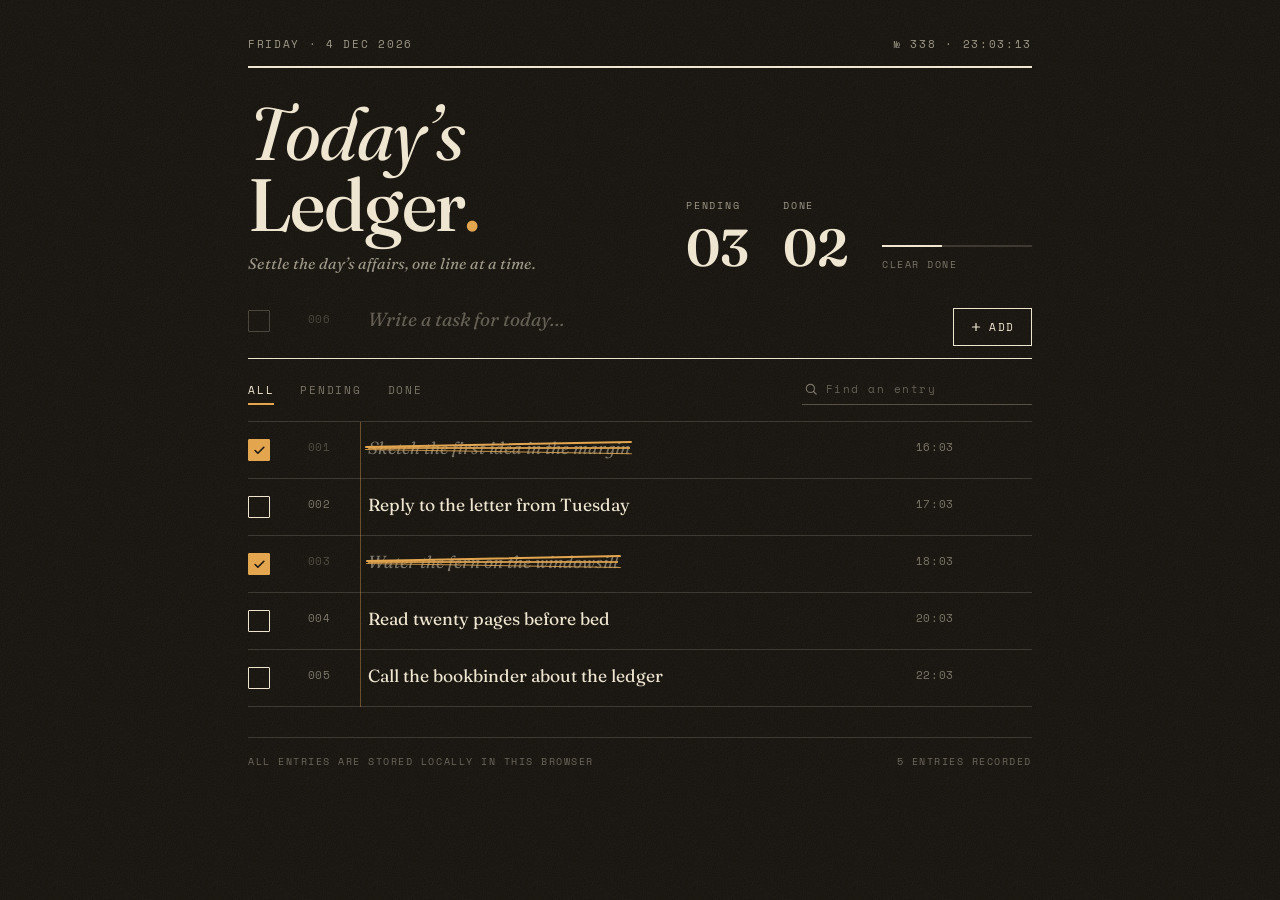
<file: TO-DO_LIST/index.html>
<!DOCTYPE html>
<html lang="en">

<head>
    <meta charset="UTF-8" />
    <meta name="viewport" content="width=device-width, initial-scale=1.0" />
    <meta name="theme-color" content="#16130E" />
    <title>The Day Ledger — Task Manager</title>
    <link rel="preconnect" href="https://fonts.googleapis.com" />
    <link rel="preconnect" href="https://fonts.gstatic.com" crossorigin />
    <link
        href="https://fonts.googleapis.com/css2?family=Fraunces:ital,opsz,wght@0,9..144,300..700;1,9..144,300..700&family=Space+Mono:wght@400;700&display=swap"
        rel="stylesheet" />
    <link rel="stylesheet" href="style.css">
</head>

<body>

    <main class="app">
        <header class="masthead">
            <div class="masthead-top">
                <span id="dateLine">—</span>
                <span id="clock">—</span>
            </div>
            <div class="masthead-main">
                <div>
                    <h1 class="title"><em>Today&rsquo;s</em><br>Ledger<span class="dot">.</span></h1>
                    <p class="tagline">Settle the day&rsquo;s affairs, one line at a time.</p>
                </div>
                <div class="stats">
                    <div class="stat">
                        <span class="stat-label">Pending</span>
                        <span class="stat-num" id="statPending">00</span>
                    </div>
                    <div class="stat">
                        <span class="stat-label">Done</span>
                        <span class="stat-num" id="statDone">00</span>
                    </div>
                    <div class="stat-side">
                        <div class="stat-bar"><i id="statBar"></i></div>
                        <div class="stat-side-row">
                            <span class="settled-note" id="settledNote">All settled</span>
                            <button class="link-btn" id="clearDone" type="button">Clear done</button>
                        </div>
                    </div>
                </div>
            </div>
        </header>

        <!-- new entry line -->
        <form class="entry grid-line" id="entryForm" novalidate>
            <span class="checkbox is-ghost" aria-hidden="true"></span>
            <span class="lineno is-ghost" id="nextNo">001</span>
            <div class="entry-field">
                <input id="entryInput" type="text" autocomplete="off" spellcheck="false"
                    placeholder="Write a task for today&hellip;" aria-label="New task" />
            </div>
            <span class="entry-count" id="entryCount"></span>
            <button class="add-btn" type="submit">
                <svg viewBox="0 0 24 24" fill="none" stroke="currentColor" stroke-width="2.4" stroke-linecap="round"
                    aria-hidden="true">
                    <path d="M12 5v14" />
                    <path d="M5 12h14" />
                </svg>
                <span>Add</span>
            </button>
        </form>
        <p class="entry-error" id="entryError" role="alert"></p>

        <!-- filters + search -->
        <div class="controls">
            <nav class="filters" id="filters" aria-label="Filter entries">
                <span class="filter-ink" id="filterInk" aria-hidden="true"></span>
                <button class="filter-btn is-active" type="button" data-filter="all">All</button>
                <button class="filter-btn" type="button" data-filter="pending">Pending</button>
                <button class="filter-btn" type="button" data-filter="done">Done</button>
            </nav>
            <div class="search">
                <svg viewBox="0 0 24 24" fill="none" stroke="currentColor" stroke-width="2" stroke-linecap="round"
                    aria-hidden="true">
                    <circle cx="11" cy="11" r="7" />
                    <path d="m21 21-4.3-4.3" />
                </svg>
                <input id="searchInput" type="text" autocomplete="off" spellcheck="false" placeholder="Find an entry"
                    aria-label="Search entries" />
                <button class="search-clear" id="searchClear" type="button" hidden aria-label="Clear search">
                    <svg viewBox="0 0 24 24" fill="none" stroke="currentColor" stroke-width="2.2" stroke-linecap="round"
                        aria-hidden="true">
                        <path d="M18 6 6 18" />
                        <path d="m6 6 12 12" />
                    </svg>
                </button>
            </div>
        </div>

        <p class="results-note" id="resultsNote"></p>

        <!-- the ledger itself -->
        <div class="ledger-wrap">
            <div class="empty" id="emptyState" hidden></div>
            <ul class="ledger" id="ledger"></ul>
        </div>

        <footer class="colophon">
            <span id="storageNote">All entries are stored locally in this browser</span>
            <span id="colophonCount"></span>
        </footer>
    </main>

    <div class="toast" id="toast" role="status" aria-live="polite">
        <span id="toastMsg"></span>
        <button id="toastUndo" type="button">Undo</button>
    </div>

    <script src="script.js"></script>
</body>

</html>
</file>
<file: TO-DO_LIST/style.css>
/* ---------- tokens : midnight ledger ---------- */
:root {
    color-scheme: dark;
    --paper: #16130E;
    /* deep umber-black */
    --ink: #EFE6D1;
    /* bone */
    --ink-soft: rgba(239, 230, 209, .62);
    --ink-mute: rgba(239, 230, 209, .45);
    --ink-faint: rgba(239, 230, 209, .28);
    --rule: rgba(239, 230, 209, .16);
    --wash: rgba(239, 230, 209, .05);
    --accent: #E3A44B;
    /* brass — the only voice of color */
    --accent-soft: rgba(227, 164, 75, .22);
    --accent-line: rgba(227, 164, 75, .4);
    --serif: 'Fraunces', Georgia, serif;
    --mono: 'Space Mono', 'Courier New', monospace;
    /* shared ledger grid: [checkbox][entry no.][text][meta][actions] */
    --c-check: 44px;
    --c-no: 44px;
    --c-gap: 16px;
    --text-x: calc(var(--c-check) + var(--c-no) + var(--c-gap) * 2);
    --rule-x: calc(var(--c-check) + var(--c-no) + var(--c-gap) * 1.5);
}

/* ---------- base ---------- */
* {
    margin: 0;
    padding: 0;
    box-sizing: border-box;
}

html {
    background: var(--paper);
}

body {
    background: var(--paper);
    color: var(--ink);
    font-family: var(--serif);
    font-optical-sizing: auto;
    -webkit-font-smoothing: antialiased;
    min-height: 100vh;
}

/* paper grain — faint warm specks on dark stock */
body::after {
    content: "";
    position: fixed;
    inset: 0;
    z-index: 30;
    pointer-events: none;
    background-image: url("data:image/svg+xml,%3Csvg xmlns='http://www.w3.org/2000/svg' width='160' height='160'%3E%3Cfilter id='n'%3E%3CfeTurbulence type='fractalNoise' baseFrequency='0.8' numOctaves='2' stitchTiles='stitch'/%3E%3CfeColorMatrix type='matrix' values='0 0 0 0 1 0 0 0 0 0.94 0 0 0 0 0.82 0 0 0 0.05 0'/%3E%3C/filter%3E%3Crect width='160' height='160' filter='url(%23n)'/%3E%3C/svg%3E");
}

[hidden] {
    display: none !important;
}

::selection {
    background: var(--accent-soft);
}

button {
    font: inherit;
    color: inherit;
}

:focus-visible {
    outline: 2px solid var(--accent);
    outline-offset: 3px;
}

.app {
    max-width: 840px;
    margin: 0 auto;
    padding: 36px 28px 72px;
}

/* ---------- masthead ---------- */
.masthead-top {
    display: flex;
    justify-content: space-between;
    flex-wrap: wrap;
    gap: 8px 16px;
    font-family: var(--mono);
    font-size: 10.5px;
    letter-spacing: .16em;
    text-transform: uppercase;
    color: var(--ink-soft);
    padding-bottom: 14px;
    border-bottom: 2px solid var(--ink);
}

.masthead-main {
    display: flex;
    justify-content: space-between;
    align-items: flex-end;
    flex-wrap: wrap;
    gap: 24px 32px;
    padding: 30px 0 26px;
}

.title {
    font-size: clamp(46px, 7.2vw, 74px);
    font-weight: 500;
    line-height: .96;
    letter-spacing: -.015em;
}

.title em {
    font-style: italic;
    font-weight: 400;
}

.title .dot {
    color: var(--accent);
}

.tagline {
    margin-top: 14px;
    font-style: italic;
    font-size: 15.5px;
    color: var(--ink-soft);
}

.stats {
    display: flex;
    align-items: flex-end;
    gap: 34px;
}

.stat-label {
    display: block;
    font-family: var(--mono);
    font-size: 10px;
    letter-spacing: .18em;
    text-transform: uppercase;
    color: var(--ink-soft);
    margin-bottom: 8px;
}

.stat-num {
    display: block;
    font-size: 52px;
    font-weight: 600;
    line-height: 1;
}

.stat-num.pop {
    animation: pop .45s cubic-bezier(.2, .9, .3, 1);
}

@keyframes pop {
    0% {
        transform: translateY(7px);
        opacity: .15;
    }
}

.stat-side {
    width: 150px;
    display: flex;
    flex-direction: column;
    gap: 9px;
}

.stat-bar {
    width: 100%;
    height: 2px;
    background: var(--rule);
    overflow: hidden;
}

.stat-bar i {
    display: block;
    height: 100%;
    width: 0%;
    background: var(--ink);
    transition: width .55s cubic-bezier(.3, .7, .2, 1), background-color .3s;
}

.stat-bar i.full {
    background: var(--accent);
}

.stat-side-row {
    display: flex;
    justify-content: space-between;
    align-items: baseline;
    width: 100%;
}

.settled-note {
    display: none;
    font-family: var(--mono);
    font-size: 9.5px;
    letter-spacing: .18em;
    text-transform: uppercase;
    color: var(--accent);
}

.settled-note.show {
    display: inline;
}

.link-btn {
    display: none;
    background: none;
    border: 0;
    padding: 1px 0;
    cursor: pointer;
    font-family: var(--mono);
    font-size: 9.5px;
    letter-spacing: .16em;
    text-transform: uppercase;
    color: var(--ink-mute);
    border-bottom: 1px solid transparent;
}

.link-btn.show {
    display: inline-block;
}

.link-btn:hover {
    color: var(--accent);
    border-bottom-color: currentColor;
}

/* ---------- shared ledger grid ---------- */
.grid-line {
    display: grid;
    grid-template-columns: var(--c-check) var(--c-no) minmax(0, 1fr) auto auto;
    column-gap: var(--c-gap);
    align-items: start;
}

/* ---------- new entry line ---------- */
.entry {
    padding: 6px 0 12px;
    border-bottom: 1px solid var(--rule);
    transition: border-color .25s;
}

.entry:focus-within {
    border-bottom-color: var(--ink);
}

.entry .checkbox {
    margin-top: 5px;
}

.entry .lineno {
    line-height: 29px;
}

.entry-field {
    min-width: 0;
}

.entry-field input {
    width: 100%;
    font-family: var(--serif);
    font-size: 19px;
    line-height: 29px;
    color: var(--ink);
    background: transparent;
    border: 0;
    outline: 0;
    padding: 0;
    caret-color: var(--accent);
}

.entry-field input::placeholder {
    font-style: italic;
    color: rgba(239, 230, 209, .35);
}

.entry-count {
    font-family: var(--mono);
    font-size: 10px;
    letter-spacing: .06em;
    color: var(--ink-mute);
    line-height: 29px;
    white-space: nowrap;
}

.entry-count.over {
    color: var(--accent);
}

.add-btn {
    display: inline-flex;
    align-items: center;
    gap: 7px;
    margin-top: 3px;
    font-family: var(--mono);
    font-size: 11px;
    letter-spacing: .14em;
    text-transform: uppercase;
    padding: 10px 16px;
    border: 1px solid var(--ink);
    background: transparent;
    cursor: pointer;
    white-space: nowrap;
    transition: background-color .18s, color .18s;
}

.add-btn:hover {
    background: var(--ink);
    color: var(--paper);
}

.add-btn:active {
    transform: translateY(1px);
}

.add-btn svg {
    width: 12px;
    height: 12px;
}

.entry-error {
    display: none;
    margin: 10px 0 0 var(--text-x);
    font-family: var(--mono);
    font-size: 11px;
    letter-spacing: .05em;
    color: var(--accent);
}

.entry-error.show {
    display: block;
    animation: rise .22s ease-out;
}

@keyframes rise {
    from {
        opacity: 0;
        transform: translateY(-4px);
    }
}

.shake {
    animation: shake .34s ease-in-out;
}

@keyframes shake {
    20% {
        transform: translateX(-4px);
    }

    40% {
        transform: translateX(4px);
    }

    60% {
        transform: translateX(-3px);
    }

    80% {
        transform: translateX(2px);
    }
}

/* ---------- controls ---------- */
.controls {
    display: flex;
    justify-content: space-between;
    align-items: center;
    flex-wrap: wrap;
    gap: 16px 24px;
    padding: 16px 0;
    border-bottom: 1px solid var(--rule);
}

.filters {
    position: relative;
    display: flex;
    gap: 26px;
}

.filter-btn {
    font-family: var(--mono);
    font-size: 11px;
    letter-spacing: .16em;
    text-transform: uppercase;
    background: none;
    border: 0;
    padding: 7px 0;
    cursor: pointer;
    color: var(--ink-mute);
    transition: color .2s;
}

.filter-btn:hover {
    color: var(--ink);
}

.filter-btn.is-active {
    color: var(--ink);
}

.filter-ink {
    position: absolute;
    bottom: 0;
    left: 0;
    width: 0;
    height: 2px;
    background: var(--accent);
    transition: left .3s cubic-bezier(.6, .1, .2, 1), width .3s cubic-bezier(.6, .1, .2, 1);
}

.search {
    display: flex;
    align-items: center;
    gap: 8px;
    min-width: 230px;
    border-bottom: 1px solid var(--ink-faint);
    padding: 5px 2px 7px;
    transition: border-color .2s;
}

.search:focus-within {
    border-bottom-color: var(--accent);
}

.search>svg {
    width: 14px;
    height: 14px;
    color: var(--ink-mute);
    flex: none;
}

.search input {
    flex: 1;
    min-width: 0;
    background: none;
    border: 0;
    outline: 0;
    font-family: var(--mono);
    font-size: 12px;
    letter-spacing: .04em;
    color: var(--ink);
    caret-color: var(--accent);
}

.search input::placeholder {
    color: rgba(239, 230, 209, .35);
    letter-spacing: .14em;
    font-size: 10.5px;
}

.search-clear {
    display: flex;
    border: 0;
    background: none;
    padding: 2px;
    cursor: pointer;
    color: var(--ink-mute);
}

.search-clear:hover {
    color: var(--accent);
}

.search-clear svg {
    width: 13px;
    height: 13px;
}

.results-note {
    display: none;
    margin: 14px 0 0 var(--text-x);
    align-items: baseline;
    gap: 12px;
    font-family: var(--mono);
    font-size: 10px;
    letter-spacing: .12em;
    text-transform: uppercase;
    color: rgba(239, 230, 209, .42);
}

.results-note.show {
    display: flex;
}

.results-note button {
    background: none;
    border: 0;
    border-bottom: 1px solid currentColor;
    padding: 0 0 1px;
    font-family: var(--mono);
    font-size: 10px;
    letter-spacing: .14em;
    text-transform: uppercase;
    color: var(--accent);
    cursor: pointer;
}

.results-note button:hover {
    color: var(--ink);
}

/* ---------- the ledger ---------- */
.ledger-wrap {
    position: relative;
}

.ledger-wrap::before {
    /* the brass margin line of the ledger */
    content: "";
    position: absolute;
    top: 0;
    bottom: 0;
    left: var(--rule-x);
    width: 1px;
    background: var(--accent-line);
    pointer-events: none;
}

.ledger {
    list-style: none;
}

.row {
    padding: 13px 0;
    border-bottom: 1px solid var(--rule);
    transition: background-color .2s;
}

.row:hover {
    background: var(--wash);
}

.row.editing {
    background: var(--wash);
}

.row.enter {
    animation: rowIn .55s cubic-bezier(.2, .8, .3, 1);
}

@keyframes rowIn {
    0% {
        opacity: 0;
        transform: translateY(9px);
        background-color: rgba(227, 164, 75, .11);
    }

    55% {
        opacity: 1;
        background-color: rgba(227, 164, 75, .06);
    }

    100% {
        background-color: transparent;
    }
}

.row.enter .lineno {
    animation: stamp .5s cubic-bezier(.2, .8, .3, 1);
}

@keyframes stamp {
    0% {
        opacity: 0;
        transform: scale(1.7);
    }

    60% {
        opacity: 1;
    }

    100% {
        transform: scale(1);
    }
}

/* collapse animation on delete */
.row.removing {
    opacity: 0;
}

.row.collapsing {
    overflow: hidden;
    padding-top: 0;
    padding-bottom: 0;
    border-bottom-color: transparent;
    transition: height .32s cubic-bezier(.5, .05, .4, 1),
        padding .32s cubic-bezier(.5, .05, .4, 1),
        opacity .26s ease .05s,
        border-color .3s ease;
}

.checkbox {
    position: relative;
    margin-top: 4px;
    width: 22px;
    height: 22px;
    display: inline-flex;
    align-items: center;
    justify-content: center;
    border: 1.5px solid var(--ink);
    border-radius: 1px;
    background: transparent;
    cursor: pointer;
    transition: background-color .18s, border-color .18s, transform .12s;
}

.checkbox::after {
    content: "";
    position: absolute;
    inset: -8px;
}

/* larger hit area */
.checkbox:hover {
    border-color: var(--accent);
}

.checkbox:active {
    transform: scale(.9);
}

.checkbox svg {
    width: 13px;
    height: 13px;
    fill: none;
    stroke: var(--paper);
    stroke-width: 3;
    stroke-linecap: round;
    stroke-linejoin: round;
}

.checkbox svg path {
    stroke-dasharray: 1;
    stroke-dashoffset: 1;
    transition: stroke-dashoffset .28s cubic-bezier(.4, 1.4, .5, 1) .05s;
}

.row.done .checkbox {
    background: var(--accent);
    border-color: var(--accent);
}

.row.done .checkbox svg path {
    stroke-dashoffset: 0;
}

.checkbox.is-ghost {
    border-color: rgba(239, 230, 209, .22);
}

.row.editing .checkbox {
    pointer-events: none;
    opacity: .35;
}

.lineno {
    display: inline-block;
    font-family: var(--mono);
    font-size: 11px;
    letter-spacing: .04em;
    color: var(--ink-mute);
    line-height: 25px;
}

.row.done .lineno {
    color: rgba(239, 230, 209, .25);
}

.lineno.is-ghost {
    color: rgba(239, 230, 209, .22);
}

.task-text {
    min-width: 0;
}

/* ============================================================
     THE STRIKE — a hand-drawn double pen-stroke in brass.
     Two pseudo-element lines, slightly rotated against each other,
     wipe left→right when the entry is settled and retract when
     reopened. A thin text-decoration underneath backs up entries
     that wrap to a second line.
     ============================================================ */
.content {
    position: relative;
    font-size: 17.5px;
    line-height: 25px;
    color: var(--ink);
    overflow-wrap: break-word;
    text-decoration: line-through;
    text-decoration-thickness: 1.5px;
    text-decoration-color: transparent;
    transition: color .3s, text-decoration-color .3s;
}

.content::before,
.content::after {
    content: "";
    position: absolute;
    left: -1%;
    right: -1%;
    background: var(--accent);
    border-radius: 2px;
    pointer-events: none;
    transform: scaleX(0);
    transform-origin: right center;
    transition: transform .38s cubic-bezier(.55, .06, .25, 1);
}

.content::before {
    top: 44%;
    height: 2px;
    rotate: -1.1deg;
}

.content::after {
    top: 57%;
    height: 1px;
    rotate: .9deg;
    opacity: .85;
}

.row.done .content {
    color: var(--ink-mute);
    font-style: italic;
}

.row.done .content::before {
    transform: scaleX(1);
    transform-origin: left center;
}

.row.done .content::after {
    transform: scaleX(1);
    transform-origin: left center;
    transition-delay: .07s;
}

.row.done .content {
    text-decoration-color: rgba(227, 164, 75, .85);
    transition: color .3s, text-decoration-color .3s ease .2s;
    /* pen first, rule after */
}

/* the same slash plays as the entry is deleted */
.row.removing .content {
    color: var(--ink-mute);
    font-style: italic;
    text-decoration-color: var(--accent);
}

.row.removing .content::before,
.row.removing .content::after {
    transform: scaleX(1);
    transform-origin: left center;
}

mark {
    background: var(--accent-soft);
    color: inherit;
    padding: 0 .08em;
}

.meta {
    font-family: var(--mono);
    font-size: 10.5px;
    letter-spacing: .06em;
    color: var(--ink-mute);
    line-height: 25px;
    white-space: nowrap;
}

.actions {
    display: flex;
    gap: 2px;
    margin-top: 0;
    opacity: 0;
    transition: opacity .18s;
}

.row:hover .actions,
.row:focus-within .actions,
.row.editing .actions {
    opacity: 1;
}

@media (hover: none) {
    .actions {
        opacity: 1;
    }
}

.icon-btn {
    position: relative;
    width: 30px;
    height: 30px;
    display: inline-flex;
    align-items: center;
    justify-content: center;
    border: 0;
    background: none;
    cursor: pointer;
    color: var(--ink-mute);
    transition: color .15s;
}

.icon-btn::after {
    content: "";
    position: absolute;
    inset: -4px;
}

.icon-btn:hover {
    color: var(--ink);
}

.icon-btn.danger:hover {
    color: var(--accent);
}

.icon-btn svg {
    width: 15px;
    height: 15px;
}

/* inline editing */
.edit-input {
    width: 100%;
    font-family: var(--serif);
    font-size: 17.5px;
    line-height: 25px;
    color: var(--ink);
    background: transparent;
    border: 0;
    border-bottom: 1px solid var(--ink);
    outline: 0;
    padding: 0 0 2px;
    caret-color: var(--accent);
    display: inline-block;
}

.edit-input:focus {
    border-bottom-color: var(--accent);
}

.edit-error {
    display: block;
    margin-top: 6px;
    font-family: var(--mono);
    font-size: 10.5px;
    letter-spacing: .05em;
    color: var(--accent);
}

/* ---------- empty states ---------- */
.empty {
    padding: 36px 24px 30px;
    text-align: center;
}

.empty-msg {
    font-style: italic;
    font-size: 21px;
    color: var(--ink-soft);
}

.empty-sub {
    margin-top: 12px;
    font-family: var(--mono);
    font-size: 10px;
    letter-spacing: .22em;
    text-transform: uppercase;
    color: rgba(239, 230, 209, .38);
}

.empty-action {
    margin-top: 16px;
    background: none;
    border: 0;
    border-bottom: 1px solid currentColor;
    padding: 2px 1px;
    cursor: pointer;
    font-family: var(--mono);
    font-size: 10.5px;
    letter-spacing: .18em;
    text-transform: uppercase;
    color: var(--accent);
}

.empty-action:hover {
    color: var(--ink);
}

.ghost-row {
    pointer-events: none;
    border-bottom-color: rgba(239, 230, 209, .09);
}

.ghost-line {
    height: 1.5px;
    margin-top: 12px;
    background: rgba(239, 230, 209, .13);
    border-radius: 2px;
}

/* ---------- colophon & toast ---------- */
.colophon {
    margin-top: 30px;
    padding-top: 16px;
    border-top: 1px solid var(--rule);
    display: flex;
    justify-content: space-between;
    flex-wrap: wrap;
    gap: 8px 20px;
    font-family: var(--mono);
    font-size: 9.5px;
    letter-spacing: .16em;
    text-transform: uppercase;
    color: rgba(239, 230, 209, .38);
}

.toast {
    position: fixed;
    left: 50%;
    bottom: 26px;
    transform: translate(-50%, 16px);
    z-index: 40;
    display: flex;
    align-items: center;
    gap: 18px;
    max-width: min(92vw, 500px);
    background: var(--paper);
    border: 1px solid var(--ink);
    box-shadow: 4px 4px 0 rgba(0, 0, 0, .5);
    padding: 13px 18px;
    opacity: 0;
    pointer-events: none;
    transition: opacity .25s, transform .25s;
}

.toast.show {
    opacity: 1;
    transform: translate(-50%, 0);
    pointer-events: auto;
}

.toast span {
    font-family: var(--mono);
    font-size: 10.5px;
    letter-spacing: .12em;
    text-transform: uppercase;
    color: var(--ink);
}

.toast button {
    background: none;
    border: 0;
    border-bottom: 1px solid currentColor;
    padding: 1px 0;
    font-family: var(--mono);
    font-size: 10.5px;
    letter-spacing: .12em;
    text-transform: uppercase;
    font-weight: 700;
    color: var(--accent);
    cursor: pointer;
    white-space: nowrap;
}

.toast button:hover {
    color: var(--ink);
}

/* ---------- responsive ---------- */
@media (max-width: 680px) {
    :root {
        --c-check: 36px;
        --c-no: 36px;
        --c-gap: 12px;
    }

    .app {
        padding: 24px 18px 56px;
    }

    .masthead-main {
        padding: 24px 0 20px;
    }

    .stats {
        width: 100%;
        gap: 26px;
    }

    .stat-num {
        font-size: 42px;
    }

    .stat-side {
        flex: 1;
        min-width: 120px;
    }

    .controls {
        flex-direction: column;
        align-items: stretch;
        gap: 14px;
    }

    .search {
        min-width: 0;
        width: 100%;
    }

    .filters {
        gap: 22px;
    }
}

@media (max-width: 560px) {

    .entry-count,
    .meta {
        display: none;
    }
}

@media (hover: none) {
    .search input {
        font-size: 16px;
    }

    /* prevent focus zoom on touch devices */
}

@media (prefers-reduced-motion: reduce) {

    *,
    *::before,
    *::after {
        animation-duration: .01ms !important;
        animation-iteration-count: 1 !important;
        transition-duration: .01ms !important;
    }
}
</file>
